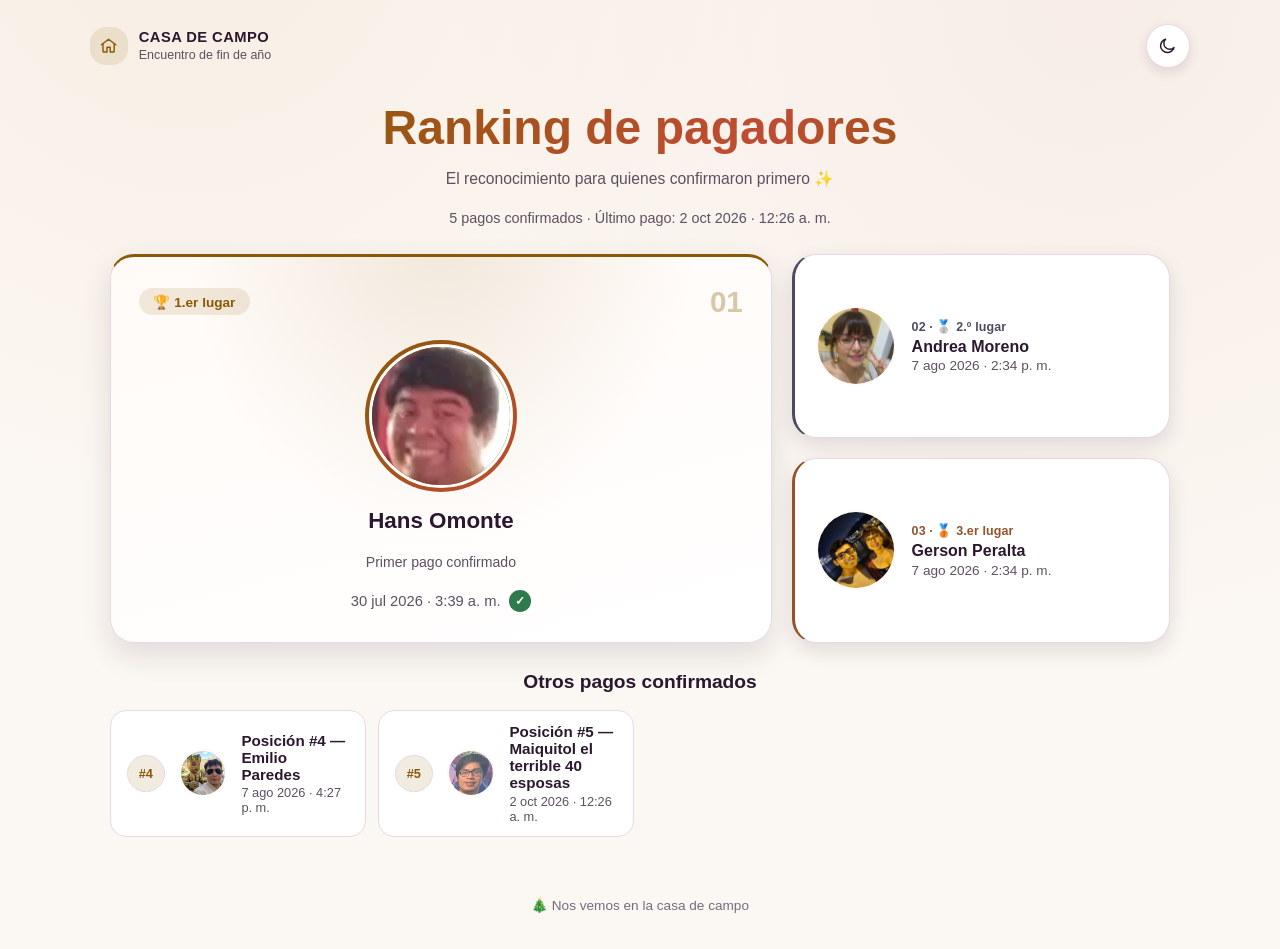
<file: index.html>
<!doctype html>
<html lang="es">
<head>
  <meta charset="UTF-8" />
  <meta name="viewport" content="width=device-width, initial-scale=1.0" />
  <title>Ranking de pagadores — Casa de Campo Fin de Año</title>
  <meta name="description" content="Ranking de quienes ya pagaron su cuota para la casa de campo de fin de año." />
  <link rel="icon" href="data:," />
  <script>
    (function () {
      var tema = 'light';
      try {
        var guardado = localStorage.getItem('theme');
        if (guardado === 'light' || guardado === 'dark') {
          tema = guardado;
        } else if (window.matchMedia && window.matchMedia('(prefers-color-scheme: dark)').matches) {
          tema = 'dark';
        }
      } catch (err) {
        /* localStorage no disponible: se usa el valor por defecto 'light'. */
      }
      document.documentElement.dataset.theme = tema;
    })();
  </script>
  <link rel="stylesheet" href="./css/theme.css" />
  <link rel="stylesheet" href="./css/styles.css" />
</head>
<body>
  <header class="site-header">
    <div class="site-header__inner">
      <div class="site-header__brand">
        <span class="site-header__icon" aria-hidden="true">
          <svg viewBox="0 0 24 24" focusable="false"><path d="M3 11l9-7 9 7" /><path d="M5 10v9a1 1 0 0 0 1 1h4v-6h4v6h4a1 1 0 0 0 1-1v-9" /></svg>
        </span>
        <span class="site-header__text">
          <span class="site-header__title">Casa de Campo</span>
          <span class="site-header__subtitle">Encuentro de fin de año</span>
        </span>
      </div>
      <button id="theme-toggle" type="button" class="theme-toggle">
        <svg class="icono-sol" viewBox="0 0 24 24" aria-hidden="true" focusable="false" hidden>
          <circle cx="12" cy="12" r="4.2" />
          <path d="M12 2.5v2.5M12 19v2.5M4.6 4.6l1.8 1.8M17.6 17.6l1.8 1.8M2.5 12h2.5M19 12h2.5M4.6 19.4l1.8-1.8M17.6 6.4l1.8-1.8" />
        </svg>
        <svg class="icono-luna" viewBox="0 0 24 24" aria-hidden="true" focusable="false" hidden>
          <path d="M20 14.5A8.5 8.5 0 1 1 9.5 4a6.8 6.8 0 0 0 10.5 10.5z" />
        </svg>
      </button>
    </div>
  </header>

  <main>
    <section class="hero">
      <h1 class="hero__title">Ranking de pagadores</h1>
      <p class="hero__subtitle">El reconocimiento para quienes confirmaron primero ✨</p>
    </section>

    <p id="ranking-summary" class="ranking-summary" hidden></p>

    <output id="estado" class="estado" aria-live="polite" hidden></output>

    <div id="estado-vacio" class="estado-vacio" hidden>
      <p class="estado-vacio__titulo">Aún no hay pagos confirmados</p>
      <p class="estado-vacio__texto">El ranking aparecerá cuando se registre el primer pago.</p>
    </div>

    <section id="top-ranking" class="top-ranking" aria-label="Primeros tres lugares del ranking" hidden></section>

    <section id="remaining-ranking" class="remaining-ranking" aria-labelledby="titulo-resto" hidden>
      <h2 id="titulo-resto" class="remaining-ranking__titulo">Otros pagos confirmados</h2>
      <div id="lista-resto" class="participantes-grid"></div>
    </section>
  </main>

  <footer class="pie">
    <p>🎄 Nos vemos en la casa de campo</p>
  </footer>

  <script src="./js/theme.js"></script>
  <script src="./js/shared.js"></script>
  <script src="./js/index.js"></script>
</body>
</html>
</file>
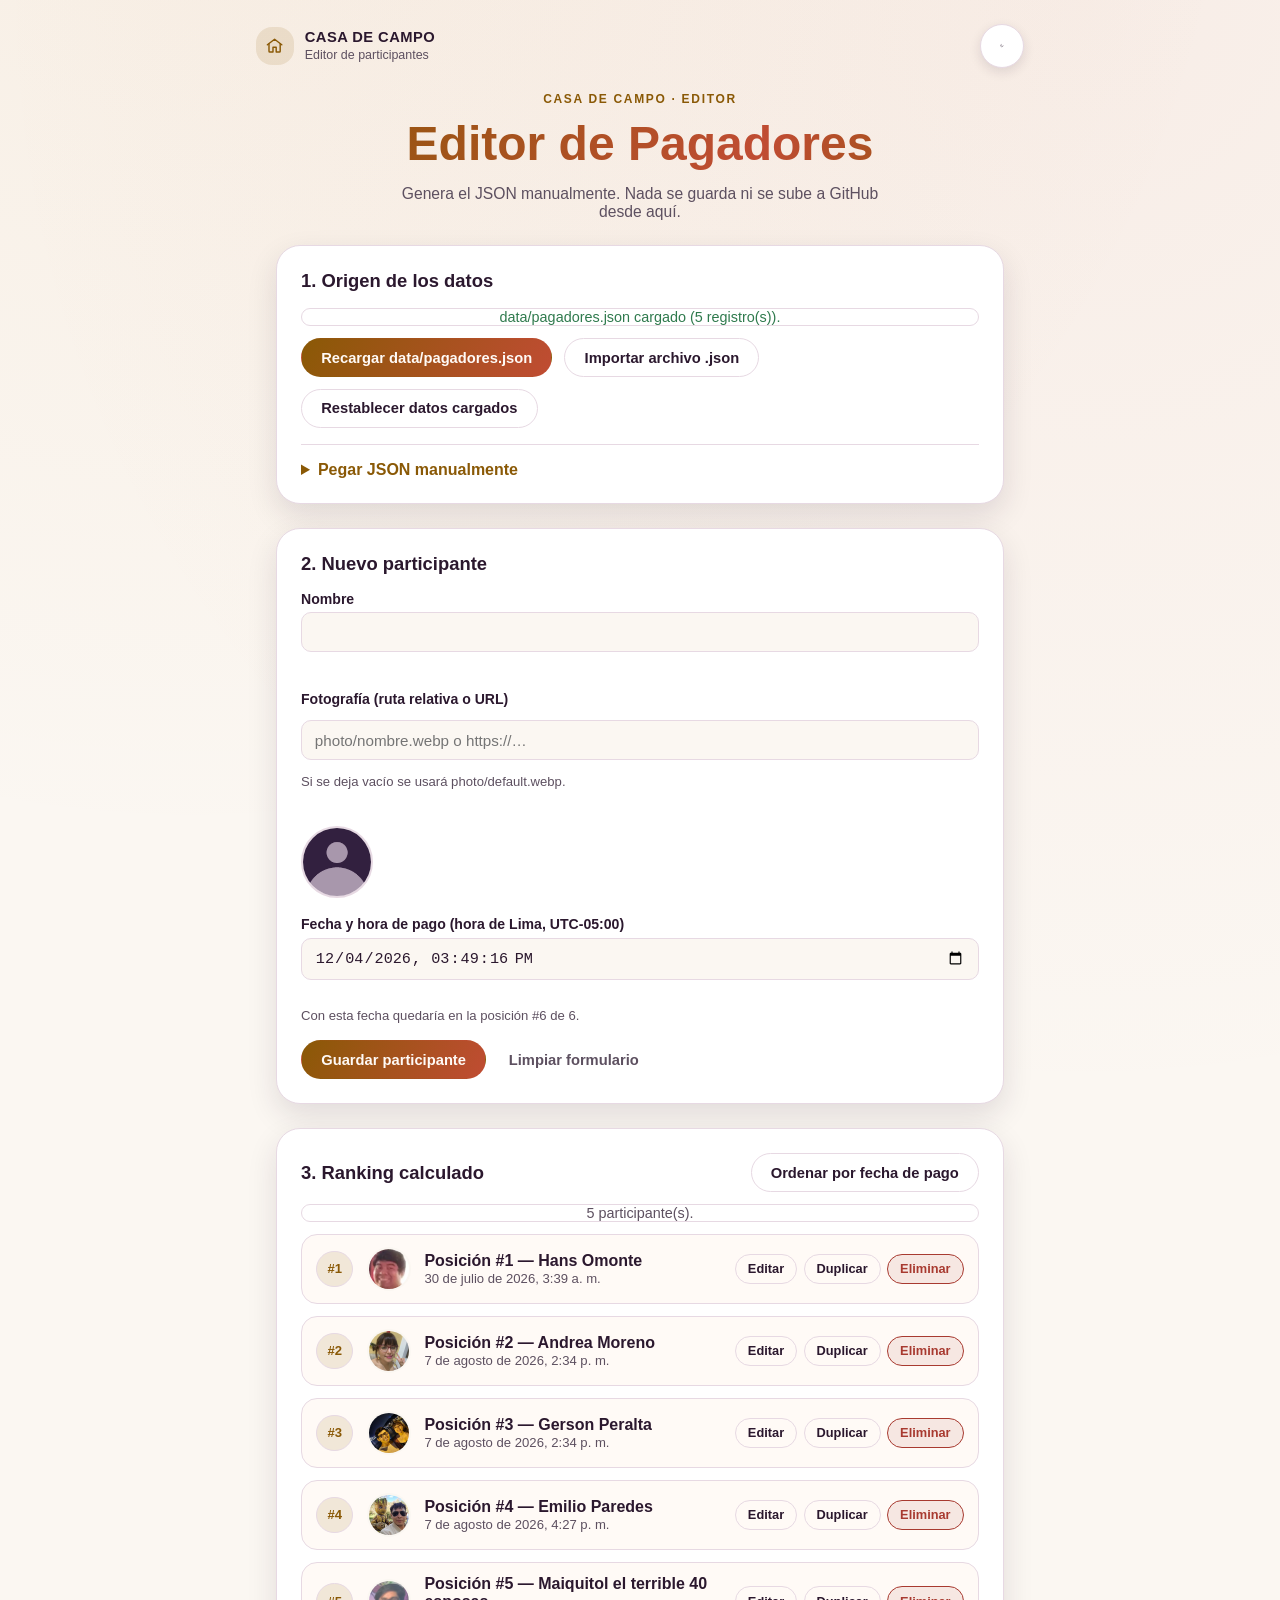
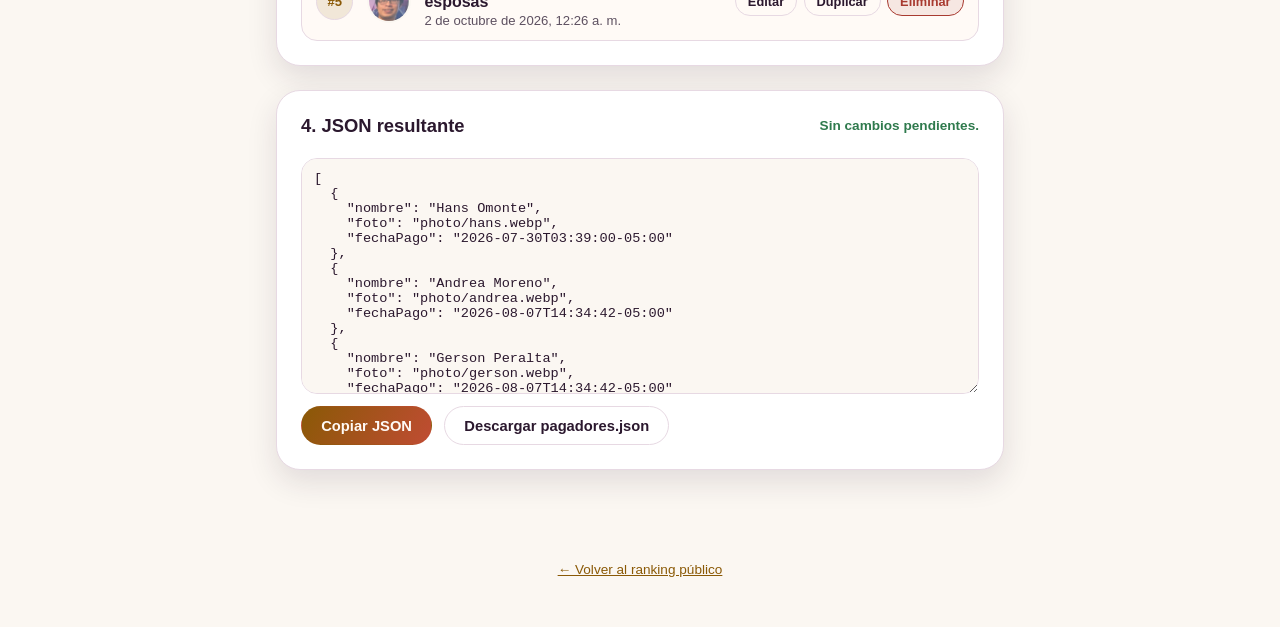
<file: editor.html>
<!doctype html>
<html lang="es">
<head>
  <meta charset="UTF-8" />
  <meta name="viewport" content="width=device-width, initial-scale=1.0" />
  <title>Editor de Pagadores — Casa de Campo Fin de Año</title>
  <meta name="description" content="Editor visual para preparar el JSON de pagadores. No guarda cambios en GitHub." />
  <link rel="icon" href="data:," />
  <script>
    (function () {
      var tema = 'light';
      try {
        var guardado = localStorage.getItem('theme');
        if (guardado === 'light' || guardado === 'dark') {
          tema = guardado;
        } else if (window.matchMedia && window.matchMedia('(prefers-color-scheme: dark)').matches) {
          tema = 'dark';
        }
      } catch (err) {
        /* localStorage no disponible: se usa el valor por defecto 'light'. */
      }
      document.documentElement.dataset.theme = tema;
    })();
  </script>
  <link rel="stylesheet" href="./css/theme.css" />
  <link rel="stylesheet" href="./css/styles.css" />
  <link rel="stylesheet" href="./css/editor.css" />
</head>
<body>
  <header class="site-header">
    <div class="site-header__inner">
      <div class="site-header__brand">
        <span class="site-header__icon" aria-hidden="true">
          <svg viewBox="0 0 24 24" focusable="false"><path d="M3 11l9-7 9 7" /><path d="M5 10v9a1 1 0 0 0 1 1h4v-6h4v6h4a1 1 0 0 0 1-1v-9" /></svg>
        </span>
        <span class="site-header__text">
          <span class="site-header__title">Casa de Campo</span>
          <span class="site-header__subtitle">Editor de participantes</span>
        </span>
      </div>
      <button id="theme-toggle" type="button" class="theme-toggle">
        <svg class="icono-sol" viewBox="0 0 24 24" aria-hidden="true" focusable="false" hidden>
          <circle cx="12" cy="12" r="4.2" />
          <path d="M12 2.5v2.5M12 19v2.5M4.6 4.6l1.8 1.8M17.6 17.6l1.8 1.8M2.5 12h2.5M19 12h2.5M4.6 19.4l1.8-1.8M17.6 6.4l1.8-1.8" />
        </svg>
        <svg class="icono-luna" viewBox="0 0 24 24" aria-hidden="true" focusable="false" hidden>
          <path d="M20 14.5A8.5 8.5 0 1 1 9.5 4a6.8 6.8 0 0 0 10.5 10.5z" />
        </svg>
      </button>
    </div>
  </header>

  <header class="hero hero--compacto">
    <p class="hero__eyebrow">Casa de Campo · Editor</p>
    <h1 class="hero__title">Editor de Pagadores</h1>
    <p class="hero__subtitle">Genera el JSON manualmente. Nada se guarda ni se sube a GitHub desde aquí.</p>
  </header>

  <p id="anuncios" class="visually-hidden" role="status" aria-live="polite"></p>

  <main class="editor-layout">
    <section class="panel" aria-labelledby="titulo-fuente">
      <h2 id="titulo-fuente">1. Origen de los datos</h2>
      <p id="estado-carga" class="estado" role="status"></p>

      <div class="acciones-fuente">
        <button type="button" id="btn-recargar" class="btn btn--primario">Recargar data/pagadores.json</button>
        <label class="btn btn--secundario" for="input-archivo">Importar archivo .json</label>
        <input type="file" id="input-archivo" accept=".json,application/json" class="visually-hidden" />
        <button type="button" id="btn-restablecer" class="btn btn--secundario">Restablecer datos cargados</button>
      </div>

      <details class="pegado">
        <summary>Pegar JSON manualmente</summary>
        <div class="campo">
          <label for="textarea-pegado">Contenido JSON</label>
          <textarea id="textarea-pegado" rows="6" placeholder="[ &quot;nombre&quot;: &quot;...&quot; ]"></textarea>
        </div>
        <button type="button" id="btn-aplicar-pegado" class="btn btn--secundario">Aplicar JSON pegado</button>
      </details>

      <div id="panel-errores-import" class="panel-errores" hidden>
        <div class="panel-errores__cabecera">
          <h3>Errores de importación</h3>
          <button type="button" id="btn-cerrar-errores" class="btn--texto">Cerrar</button>
        </div>
        <p class="campo__ayuda">Estos registros se cargaron igual para que puedas corregirlos sin perder el resto de los datos.</p>
        <ul id="lista-errores-import"></ul>
      </div>
    </section>

    <section class="panel" aria-labelledby="titulo-form">
      <h2 id="titulo-form"><span id="form-modo">2. Nuevo participante</span></h2>
      <form id="form-participante" novalidate>
        <div class="campo">
          <label for="input-nombre">Nombre</label>
          <input type="text" id="input-nombre" name="nombre" required autocomplete="off" />
          <p class="campo__error" id="error-nombre" aria-live="polite"></p>
        </div>

        <div class="campo campo--foto">
          <label for="input-foto">Fotografía (ruta relativa o URL)</label>
          <input type="text" id="input-foto" name="foto" placeholder="photo/nombre.webp o https://…" autocomplete="off" />
          <p class="campo__ayuda">Si se deja vacío se usará photo/default.webp.</p>
          <p class="campo__error" id="error-foto" aria-live="polite"></p>
          <div class="foto-preview">
            <img id="preview-foto" src="./photo/default.webp" alt="Previsualización de la fotografía del participante" />
          </div>
        </div>

        <div class="campo">
          <label for="input-fecha">Fecha y hora de pago (hora de Lima, UTC-05:00)</label>
          <input type="datetime-local" id="input-fecha" name="fechaPago" step="1" required />
          <p class="campo__error" id="error-fecha" aria-live="polite"></p>
          <p class="campo__ayuda" id="posicion-preview" aria-live="polite"></p>
        </div>

        <div class="acciones-form">
          <button type="submit" id="btn-guardar" class="btn btn--primario">Guardar participante</button>
          <button type="button" id="btn-cancelar-edicion" class="btn btn--secundario" hidden>Cancelar edición</button>
          <button type="button" id="btn-limpiar-form" class="btn--texto">Limpiar formulario</button>
        </div>
      </form>
    </section>

    <section class="panel" aria-labelledby="titulo-ranking">
      <div class="panel__cabecera">
        <h2 id="titulo-ranking">3. Ranking calculado</h2>
        <button type="button" id="btn-ordenar" class="btn btn--secundario">Ordenar por fecha de pago</button>
      </div>
      <p id="estado-lista" class="estado" role="status"></p>
      <ol id="lista-ranking" class="lista-ranking"></ol>
    </section>

    <section class="panel" aria-labelledby="titulo-json">
      <div class="panel__cabecera">
        <h2 id="titulo-json">4. JSON resultante</h2>
        <p id="estado-export" class="estado-export"></p>
      </div>
      <label class="visually-hidden" for="salida-json">JSON resultante, listo para copiar o descargar</label>
      <textarea id="salida-json" class="salida-json" readonly rows="14" spellcheck="false"></textarea>
      <div class="acciones-form">
        <button type="button" id="btn-copiar" class="btn btn--primario">Copiar JSON</button>
        <button type="button" id="btn-descargar" class="btn btn--secundario">Descargar pagadores.json</button>
      </div>
    </section>
  </main>

  <footer class="pie">
    <p><a href="./index.html">← Volver al ranking público</a></p>
  </footer>

  <script src="./js/theme.js"></script>
  <script src="./js/shared.js"></script>
  <script src="./js/editor.js"></script>
</body>
</html>
</file>
<file: css/theme.css>
/* ===========================================================
   Casa de Campo — Fin de Año · Tokens de tema (claro / oscuro)
   Fuente única de verdad para los colores. Consumido por
   css/styles.css y css/editor.css a través de variables
   semánticas; cambiar [data-theme] recolorea todo el sitio.
   =========================================================== */

:root,
[data-theme="light"] {
  --background: #fbf7f2;
  --surface: #ffffff;
  --surface-elevated: #fffaf6;
  --text-primary: #2b182e;
  --text-secondary: #5d5060;
  --text-tertiary: #786a7c;
  --primary: #c04c33;
  --gold: #8a5906;
  --gold-soft: rgba(138, 89, 6, 0.12);
  --silver: #4f4a63;
  --silver-soft: rgba(79, 74, 99, 0.1);
  --bronze: #93532f;
  --bronze-soft: rgba(147, 83, 47, 0.12);
  --border: #e7d9e3;
  --shadow: rgba(43, 24, 46, 0.12);
  --danger: #a83a30;
  --danger-soft: rgba(168, 58, 48, 0.1);
  --success: #2f7a4d;
  --avatar-bg: #ece3ea;
  --avatar-fg: #7d6f82;
  --bg-glow-1: rgba(196, 118, 30, 0.07);
  --bg-glow-2: rgba(192, 76, 51, 0.06);
  /* Texto sobre superficies con degradado oro/acento (p. ej. botón primario):
     en claro ese degradado es oscuro -> texto claro; en oscuro es claro -> texto oscuro. */
  --on-accent: #fffaf6;
}

[data-theme="dark"] {
  --background: #1b1021;
  --surface: #29172f;
  --surface-elevated: #321c39;
  --text-primary: #f8edf3;
  --text-secondary: #cdbac7;
  --text-tertiary: #a898ac;
  --primary: #f08867;
  --gold: #f2c36b;
  --gold-soft: rgba(242, 195, 107, 0.14);
  --silver: #c7c1d4;
  --silver-soft: rgba(199, 193, 212, 0.12);
  --bronze: #dc9165;
  --bronze-soft: rgba(220, 145, 101, 0.13);
  --border: #4a2f52;
  --shadow: rgba(0, 0, 0, 0.32);
  --danger: #f5a49c;
  --danger-soft: rgba(224, 100, 91, 0.12);
  --success: #7bd19c;
  --avatar-bg: #3a2542;
  --avatar-fg: #b6a6bb;
  --bg-glow-1: rgba(232, 192, 125, 0.16);
  --bg-glow-2: rgba(224, 100, 91, 0.14);
  --on-accent: #241531;
}

body,
.card,
.puesto,
.tarjeta,
.tarjeta-principal,
.tarjeta-secundaria,
.site-header,
.theme-toggle,
.panel,
.btn,
button,
input,
textarea {
  transition:
    background-color 180ms ease,
    color 180ms ease,
    border-color 180ms ease,
    box-shadow 180ms ease;
}

@media (prefers-reduced-motion: reduce) {
  *,
  *::before,
  *::after {
    transition-duration: 0.01ms !important;
    animation-duration: 0.01ms !important;
    animation-iteration-count: 1 !important;
  }
}
</file>
<file: css/styles.css>
/* ===========================================================
   Casa de Campo — Fin de Año · Ranking de Pagadores
   Sistema visual: editorial, cálido, festivo. Sin frameworks.
   Los colores viven en css/theme.css como variables semánticas;
   aquí solo se consumen (var(--texto), var(--oro), etc.) para
   que el cambio de tema recolorée todo sin duplicar reglas.
   =========================================================== */

:root {
  /* Alias internos -> tokens semánticos de css/theme.css
     (--surface y --surface-elevated ya existen con ese nombre
     en theme.css y se usan directamente, sin alias, para no
     crear una referencia circular). */
  --bg: var(--background);
  --surface-elevada: var(--surface-elevated);
  --borde: var(--border);

  --texto: var(--text-primary);
  --texto-muted: var(--text-secondary);
  --texto-tenue: var(--text-tertiary);

  --oro: var(--gold);
  --oro-suave: var(--gold-soft);
  --plata: var(--silver);
  --plata-suave: var(--silver-soft);
  --bronce: var(--bronze);
  --bronce-suave: var(--bronze-soft);

  --acento: var(--primary);
  --acento-verde: var(--success);

  --radio-sm: 10px;
  --radio-md: 16px;
  --radio-lg: 24px;
  --radio-pill: 999px;

  --sombra-card: 0 12px 30px var(--shadow);
  --fuente: -apple-system, BlinkMacSystemFont, "Segoe UI", Roboto, "Helvetica Neue", Arial, sans-serif;
}

* {
  box-sizing: border-box;
}

html,
body {
  min-height: 100%;
}

html {
  scroll-behavior: smooth;
}

body {
  margin: 0;
  min-height: 100vh;
  display: flex;
  flex-direction: column;
  font-family: var(--fuente);
  color: var(--texto);
  background:
    radial-gradient(circle at 15% -10%, var(--bg-glow-1), transparent 40%),
    radial-gradient(circle at 85% 0%, var(--bg-glow-2), transparent 45%),
    var(--bg);
  overflow-x: hidden;
}

main {
  width: 100%;
  min-width: 0;
  flex: 1;
}

img {
  max-width: 100%;
  display: block;
}

[hidden] {
  display: none !important;
}

a {
  color: var(--oro);
}

a:focus-visible,
button:focus-visible,
input:focus-visible,
textarea:focus-visible,
select:focus-visible,
[tabindex]:focus-visible {
  outline: 3px solid var(--oro);
  outline-offset: 2px;
  border-radius: var(--radio-sm);
}

/* ---------- Encabezado ---------- */
.site-header {
  padding: 1.5rem 1.25rem 0;
}

.site-header__inner {
  max-width: 1100px;
  margin-inline: auto;
  display: flex;
  align-items: center;
  justify-content: space-between;
  gap: 1rem;
}

.site-header__brand {
  display: flex;
  align-items: center;
  gap: 0.7rem;
  min-width: 0;
}

.site-header__icon {
  flex: none;
  display: inline-flex;
  align-items: center;
  justify-content: center;
  width: 2.35rem;
  height: 2.35rem;
  border-radius: var(--radio-md);
  background: var(--oro-suave);
  color: var(--oro);
}

.site-header__icon svg {
  width: 1.2rem;
  height: 1.2rem;
  fill: none;
  stroke: currentColor;
  stroke-width: 1.8;
  stroke-linecap: round;
  stroke-linejoin: round;
}

.site-header__text {
  display: flex;
  flex-direction: column;
  line-height: 1.3;
  min-width: 0;
}

.site-header__title {
  font-weight: 700;
  font-size: 0.92rem;
  letter-spacing: 0.03em;
  text-transform: uppercase;
  color: var(--texto);
}

.site-header__subtitle {
  font-size: 0.78rem;
  color: var(--texto-muted);
}

/* ---------- Botón de tema ---------- */
.theme-toggle {
  flex: none;
  width: 2.75rem;
  height: 2.75rem;
  display: inline-flex;
  align-items: center;
  justify-content: center;
  border-radius: 50%;
  border: 1px solid var(--borde);
  background: var(--surface);
  color: var(--texto);
  cursor: pointer;
  box-shadow: 0 4px 12px var(--shadow);
}

.theme-toggle:hover {
  border-color: var(--oro);
  color: var(--oro);
}

.theme-toggle svg {
  width: 1.2rem;
  height: 1.2rem;
  fill: none;
  stroke: currentColor;
  stroke-width: 1.8;
  stroke-linecap: round;
  stroke-linejoin: round;
}

/* ---------- Hero ---------- */
.hero {
  text-align: center;
  padding: 1.75rem 1.25rem 0.5rem;
}

.hero__eyebrow {
  margin: 0 0 0.4rem;
  letter-spacing: 0.14em;
  text-transform: uppercase;
  font-size: 0.75rem;
  color: var(--oro);
  font-weight: 600;
}

.hero__title {
  margin: 0 auto;
  max-width: 30ch;
  font-size: clamp(1.9rem, 4.5vw, 3rem);
  line-height: 1.35;
  font-weight: 800;
  background: linear-gradient(120deg, var(--oro), var(--acento) 65%, var(--oro));
  -webkit-background-clip: text;
  background-clip: text;
  color: transparent;
}

.hero__subtitle {
  margin: 0.5rem auto 0;
  max-width: 30rem;
  color: var(--texto-muted);
  font-size: 0.98rem;
}

/* ---------- Resumen ---------- */
.ranking-summary {
  text-align: center;
  max-width: 1100px;
  margin: 0.9rem auto 0;
  padding: 0 1.25rem;
  color: var(--texto-muted);
  font-size: 0.9rem;
}

.ranking-summary strong {
  color: var(--texto);
  font-weight: 700;
}

/* ---------- Contenido / estados ---------- */
main > .estado,
main > .estado-vacio {
  max-width: 34rem;
  margin: 2rem auto;
  margin-inline: auto;
  padding: 0.9rem 1.2rem;
}

.estado {
  display: block;
  border-radius: var(--radio-md);
  text-align: center;
  font-size: 0.95rem;
  border: 1px solid var(--borde);
  background: var(--surface);
  color: var(--texto-muted);
}

.estado--error {
  border-color: var(--danger-soft);
  background: var(--danger-soft);
  color: var(--danger);
}

.estado-vacio {
  padding: 2.25rem 1.5rem;
  border-radius: var(--radio-lg);
  border: 1px dashed var(--borde);
  background: var(--surface);
  text-align: center;
}

.estado-vacio__titulo {
  margin: 0 0 0.5rem;
  font-size: 1.2rem;
  font-weight: 700;
  color: var(--oro);
}

.estado-vacio__texto {
  margin: 0;
  color: var(--texto-muted);
  font-size: 0.92rem;
}

/* ---------- Podio editorial: ganador grande + segundo/tercero apilados ---------- */
.top-ranking {
  display: grid;
  gap: 1.25rem;
  max-width: 1100px;
  margin: 1.75rem auto;
  padding: 0 1.25rem;
  align-items: stretch;
}

.top-ranking--1 {
  grid-template-columns: minmax(0, 1fr);
  grid-template-areas: "first";
  max-width: 680px;
}

.top-ranking--2 {
  grid-template-columns: minmax(0, 1.4fr) minmax(280px, 0.8fr);
  grid-template-areas: "first second";
}

.top-ranking--3 {
  grid-template-columns: minmax(0, 1.4fr) minmax(300px, 0.8fr);
  grid-template-rows: 1fr 1fr;
  grid-template-areas:
    "first second"
    "first third";
}

/* Entrada escalonada: primero el ganador, luego 2º y por último 3º.
   (animation-delay, no el shorthand, para no pisar animation-duration/name
   definidos en .tarjeta-principal / .tarjeta-secundaria). */
.first-place { grid-area: first; animation-delay: 0.25s; }
.second-place { grid-area: second; animation-delay: 0.5s; }
.third-place { grid-area: third; animation-delay: 0.75s; }

.top-ranking--2 .second-place {
  align-self: center;
}

@keyframes aparecer {
  from { opacity: 0; transform: translateY(10px); }
  to { opacity: 1; transform: translateY(0); }
}

/* ---------- Tarjeta del ganador ---------- */
.tarjeta-principal {
  position: relative;
  display: flex;
  flex-direction: column;
  background: linear-gradient(165deg, var(--surface-elevada), var(--surface));
  border: 1px solid var(--borde);
  border-top: 3px solid var(--oro);
  border-radius: var(--radio-lg);
  padding: 1.85rem 1.75rem;
  box-shadow: var(--sombra-card);
  overflow: hidden;
  animation-name: aparecer;
  animation-duration: 0.5s;
  animation-timing-function: ease;
  animation-fill-mode: both;
}

.tarjeta-principal::before {
  content: "";
  position: absolute;
  inset: 0;
  background: radial-gradient(ellipse at 50% -10%, var(--oro-suave), transparent 55%);
  pointer-events: none;
}

.tarjeta-principal__encabezado {
  position: relative;
  display: flex;
  align-items: center;
  justify-content: space-between;
  margin-bottom: 1.5rem;
}

.tarjeta-principal__medalla {
  margin: 0;
  display: inline-flex;
  align-items: center;
  padding: 0.32rem 0.9rem;
  border-radius: var(--radio-pill);
  background: var(--oro-suave);
  color: var(--oro);
  font-weight: 700;
  font-size: 0.85rem;
}

.tarjeta-principal__numero {
  font-size: 1.85rem;
  font-weight: 800;
  color: var(--oro);
  opacity: 0.32;
  line-height: 1;
}

.tarjeta-principal__cuerpo {
  position: relative;
  flex: 1;
  display: flex;
  flex-direction: column;
  align-items: center;
  justify-content: center;
  text-align: center;
  gap: 1rem;
}

.tarjeta-principal__foto-wrap {
  width: 9.5rem;
  height: 9.5rem;
  border-radius: 50%;
  padding: 4px;
  background: linear-gradient(140deg, var(--oro), var(--acento));
}

.tarjeta-principal__foto,
.tarjeta-principal__foto-wrap .avatar-placeholder {
  width: 100%;
  height: 100%;
  aspect-ratio: 1 / 1;
  border-radius: 50%;
  object-fit: cover;
  object-position: center;
  border: 3px solid var(--surface);
}

.tarjeta-principal__nombre {
  margin: 0;
  font-size: 1.4rem;
  font-weight: 800;
  color: var(--texto);
  overflow-wrap: anywhere;
}

.tarjeta-principal__estado {
  margin: 0.2rem 0 0;
  font-size: 0.88rem;
  color: var(--texto-muted);
}

.tarjeta-principal__pie {
  display: flex;
  align-items: center;
  justify-content: center;
  gap: 0.55rem;
  margin-top: 0.3rem;
}

.tarjeta-principal__fecha {
  font-size: 0.92rem;
  color: var(--texto-muted);
}

.tarjeta-principal__check {
  display: inline-flex;
  flex: none;
  width: 1.35rem;
  height: 1.35rem;
  align-items: center;
  justify-content: center;
  border-radius: 50%;
  background: var(--acento-verde);
  color: var(--surface);
  font-size: 0.75rem;
  font-weight: 700;
}

/* ---------- Tarjetas secundarias (2º y 3º) ---------- */
.tarjeta-secundaria {
  display: flex;
  align-items: center;
  gap: 1rem;
  background: var(--surface);
  border: 1px solid var(--borde);
  border-radius: var(--radio-lg);
  padding: 1.1rem 1.3rem;
  box-shadow: 0 8px 20px var(--shadow);
  animation-name: aparecer;
  animation-duration: 0.5s;
  animation-timing-function: ease;
  animation-fill-mode: both;
}

.tarjeta-secundaria--plata { border-left: 3px solid var(--plata); }
.tarjeta-secundaria--bronce { border-left: 3px solid var(--bronce); }

.tarjeta-secundaria__foto,
.tarjeta-secundaria__foto.avatar-placeholder {
  flex: none;
  width: 5rem;
  height: 5rem;
  aspect-ratio: 1 / 1;
  border-radius: 50%;
  object-fit: cover;
  object-position: center;
  border: 2px solid var(--surface-elevada);
}

.tarjeta-secundaria__info {
  min-width: 0;
}

.tarjeta-secundaria__medalla {
  margin: 0 0 0.25rem;
  font-size: 0.78rem;
  font-weight: 700;
  letter-spacing: 0.01em;
}

.tarjeta-secundaria--plata .tarjeta-secundaria__medalla { color: var(--plata); }
.tarjeta-secundaria--bronce .tarjeta-secundaria__medalla { color: var(--bronce); }

.tarjeta-secundaria__nombre {
  margin: 0;
  font-weight: 700;
  font-size: 1rem;
  color: var(--texto);
  overflow-wrap: anywhere;
}

.tarjeta-secundaria__fecha {
  display: block;
  margin: 0.15rem 0 0;
  font-size: 0.85rem;
  color: var(--texto-muted);
}

/* ---------- Avatar por defecto (SVG en línea, reactivo al tema) ---------- */
.avatar-placeholder {
  display: flex;
  align-items: center;
  justify-content: center;
  background: var(--avatar-bg);
  color: var(--avatar-fg);
}

.avatar-placeholder svg {
  width: 52%;
  height: 52%;
  fill: none;
  stroke: currentColor;
  stroke-width: 1.6;
  stroke-linecap: round;
  stroke-linejoin: round;
}

/* ---------- Otros pagos confirmados ---------- */
.remaining-ranking {
  max-width: 1100px;
  margin: 0 auto 2rem;
  padding: 0 1.25rem;
}

.remaining-ranking__titulo {
  text-align: center;
  font-size: 1.2rem;
  margin: 0 0 1.1rem;
  color: var(--texto);
}

.participantes-grid {
  display: grid;
  grid-template-columns: repeat(auto-fill, minmax(15rem, 1fr));
  gap: 0.75rem;
}

.tarjeta {
  display: flex;
  align-items: center;
  gap: 0.9rem;
  background: var(--surface);
  border: 1px solid var(--borde);
  border-radius: var(--radio-md);
  padding: 0.75rem 1rem;
  animation: aparecer 0.4s ease both;
}

.tarjeta__rango {
  flex: none;
  width: 2.35rem;
  height: 2.35rem;
  border-radius: 50%;
  display: flex;
  align-items: center;
  justify-content: center;
  font-weight: 700;
  font-size: 0.8rem;
  background: var(--oro-suave);
  color: var(--oro);
  border: 1px solid var(--borde);
}

.tarjeta__foto,
.tarjeta__foto.avatar-placeholder {
  flex: none;
  width: 3rem;
  height: 3rem;
  aspect-ratio: 1 / 1;
  border-radius: 50%;
  object-fit: cover;
  object-position: center;
  border: 2px solid var(--surface-elevada);
}

.tarjeta__info {
  min-width: 0;
}

.tarjeta__nombre {
  margin: 0;
  font-weight: 600;
  font-size: 0.95rem;
  overflow-wrap: anywhere;
  color: var(--texto);
}

.tarjeta__fecha {
  display: block;
  margin: 0.15rem 0 0;
  font-size: 0.8rem;
  color: var(--texto-muted);
}

.tarjeta__fecha--invalida {
  color: var(--danger);
  font-weight: 600;
}

.puesto__fecha--invalida,
.tarjeta-principal__fecha--invalida,
.tarjeta-secundaria__fecha--invalida {
  color: var(--danger);
  font-weight: 600;
}

/* ---------- Pie ---------- */
.pie {
  margin-top: auto;
  text-align: center;
  padding: 1.75rem 1rem 2.25rem;
  color: var(--texto-tenue);
  font-size: 0.85rem;
}

.pie p {
  margin: 0;
}

/* ---------- Responsive ---------- */
@media (max-width: 900px) {
  .tarjeta-principal__foto-wrap {
    width: 8.5rem;
    height: 8.5rem;
  }
}

@media (max-width: 720px) {
  .site-header__subtitle {
    display: none;
  }

  .top-ranking,
  .top-ranking--1,
  .top-ranking--2,
  .top-ranking--3 {
    grid-template-columns: minmax(0, 1fr);
    grid-template-rows: auto;
    grid-template-areas: "first" "second" "third";
    max-width: 32rem;
  }

  .top-ranking--2 .second-place {
    align-self: stretch;
  }

  .tarjeta-principal__foto-wrap {
    width: 8rem;
    height: 8rem;
  }
}

@media (max-width: 420px) {
  .tarjeta-secundaria {
    padding: 0.9rem 1rem;
  }

  .tarjeta-secundaria__foto {
    width: 4rem;
    height: 4rem;
  }
}

@media (prefers-reduced-motion: reduce) {
  * {
    animation-duration: 0.001ms !important;
    animation-delay: 0s !important;
    animation-iteration-count: 1 !important;
    scroll-behavior: auto !important;
  }
}
</file>
<file: css/editor.css>
@import url("./styles.css");

/* ===========================================================
   Editor — mismo sistema visual, orientado a funcionalidad.
   =========================================================== */

.visually-hidden {
  position: absolute !important;
  width: 1px; height: 1px;
  padding: 0; margin: -1px;
  overflow: hidden;
  clip: rect(0, 0, 0, 0);
  white-space: nowrap;
  border: 0;
}

.hero--compacto {
  padding: 1.5rem 1.25rem 1.5rem;
}

/* El contenido del editor es más angosto (48rem) que el del ranking público;
   el encabezado se alinea con ese mismo ancho en esta página. */
.site-header__inner {
  max-width: 48rem;
}

.editor-layout {
  max-width: 48rem;
  margin: 0 auto;
  padding: 0 1.25rem 4rem;
  display: grid;
  gap: 1.5rem;
}

.panel {
  background: var(--surface);
  border: 1px solid var(--borde);
  border-radius: var(--radio-lg);
  padding: 1.5rem;
  box-shadow: var(--sombra-card);
}

.panel h2 {
  margin: 0 0 1rem;
  font-size: 1.15rem;
}

.panel__cabecera {
  display: flex;
  align-items: center;
  justify-content: space-between;
  gap: 1rem;
  flex-wrap: wrap;
  margin-bottom: 0.75rem;
}

.panel__cabecera h2 {
  margin: 0;
}

/* ---------- Botones ---------- */
.btn,
button {
  font-family: inherit;
  font-size: 0.92rem;
  font-weight: 600;
  border-radius: var(--radio-pill);
  padding: 0.65rem 1.2rem;
  border: 1px solid var(--borde);
  background: var(--surface-elevada);
  color: var(--texto);
  cursor: pointer;
  transition: transform 0.12s ease, background 0.12s ease, border-color 0.12s ease;
  display: inline-flex;
  align-items: center;
  gap: 0.4rem;
}

.btn:hover,
button:hover {
  transform: translateY(-1px);
  border-color: var(--oro);
}

.btn--primario,
button[type="submit"] {
  background: linear-gradient(120deg, var(--oro), var(--acento));
  color: var(--on-accent);
  border-color: transparent;
}

.btn--secundario {
  background: transparent;
}

.btn--texto {
  background: none;
  border-color: transparent;
  color: var(--texto-muted);
  padding: 0.5rem 0.6rem;
}

.btn--peligro {
  border-color: var(--danger);
  color: var(--danger);
  background: var(--danger-soft);
}

button:disabled {
  opacity: 0.5;
  cursor: not-allowed;
  transform: none;
}

.acciones-fuente,
.acciones-form {
  display: flex;
  flex-wrap: wrap;
  gap: 0.75rem;
  margin-top: 0.5rem;
}

/* ---------- Estado ---------- */
.estado {
  margin: 0 0 0.75rem;
  font-size: 0.9rem;
  color: var(--texto-muted);
}

.estado--error {
  color: var(--danger);
}

.estado--exito {
  color: var(--acento-verde);
}

.estado-export {
  margin: 0;
  font-size: 0.85rem;
  color: var(--texto-muted);
}

.estado-export--pendiente {
  color: var(--oro);
  font-weight: 600;
}

.estado-export--ok {
  color: var(--acento-verde);
  font-weight: 600;
}

/* ---------- Pegado JSON ---------- */
.pegado {
  margin-top: 1rem;
  border-top: 1px solid var(--borde);
  padding-top: 1rem;
}

.pegado summary {
  cursor: pointer;
  font-weight: 600;
  color: var(--oro);
}

.pegado textarea,
.salida-json {
  width: 100%;
  margin-top: 0.6rem;
  background: var(--bg);
  color: var(--texto);
  border: 1px solid var(--borde);
  border-radius: var(--radio-md);
  padding: 0.75rem;
  font-family: ui-monospace, SFMono-Regular, Menlo, Consolas, monospace;
  font-size: 0.85rem;
  resize: vertical;
}

/* ---------- Panel de errores de importación ---------- */
.panel-errores {
  margin-top: 1rem;
  border: 1px solid var(--danger);
  background: var(--danger-soft);
  border-radius: var(--radio-md);
  padding: 1rem;
}

.panel-errores__cabecera {
  display: flex;
  align-items: center;
  justify-content: space-between;
  gap: 0.5rem;
}

.panel-errores h3 {
  margin: 0;
  font-size: 1rem;
  color: var(--danger);
}

.panel-errores ul {
  margin: 0.5rem 0 0;
  padding-left: 1.1rem;
  font-size: 0.87rem;
  color: var(--texto-muted);
}

.panel-errores li {
  margin-bottom: 0.35rem;
}

/* ---------- Formulario ---------- */
.campo {
  margin-bottom: 1.1rem;
}

.campo label {
  display: block;
  font-weight: 600;
  font-size: 0.88rem;
  margin-bottom: 0.35rem;
  color: var(--texto);
}

.campo input[type="text"],
.campo input[type="datetime-local"] {
  width: 100%;
  padding: 0.65rem 0.8rem;
  border-radius: var(--radio-sm);
  border: 1px solid var(--borde);
  background: var(--bg);
  color: var(--texto);
  font-size: 0.95rem;
}

.campo input:invalid {
  box-shadow: none;
}

.campo__error {
  margin: 0.4rem 0 0;
  min-height: 1.1em;
  font-size: 0.83rem;
  color: var(--danger);
  font-weight: 600;
}

.campo__ayuda {
  margin: 0.4rem 0 0;
  font-size: 0.82rem;
  color: var(--texto-muted);
}

.campo--foto {
  display: grid;
  gap: 0.5rem;
}

.foto-preview {
  width: 4.5rem;
  height: 4.5rem;
  border-radius: 50%;
  overflow: hidden;
  border: 2px solid var(--borde);
  background: var(--bg);
}

.foto-preview img {
  width: 100%;
  height: 100%;
  object-fit: cover;
}

/* ---------- Lista de ranking editable ---------- */
.lista-ranking {
  list-style: none;
  margin: 0;
  padding: 0;
  display: grid;
  gap: 0.75rem;
}

.ranking-item {
  display: flex;
  align-items: center;
  gap: 0.85rem;
  background: var(--surface-elevada);
  border: 1px solid var(--borde);
  border-radius: var(--radio-md);
  padding: 0.75rem 0.9rem;
  flex-wrap: wrap;
}

.ranking-item__rango {
  flex: none;
  width: 2.3rem;
  height: 2.3rem;
  border-radius: 50%;
  display: flex;
  align-items: center;
  justify-content: center;
  font-weight: 700;
  font-size: 0.82rem;
  background: var(--oro-suave);
  color: var(--oro);
  border: 1px solid var(--borde);
}

.ranking-item__foto {
  flex: none;
  width: 2.75rem;
  height: 2.75rem;
  border-radius: 50%;
  object-fit: cover;
  border: 2px solid var(--bg);
  background: var(--bg);
}

.ranking-item__info {
  flex: 1 1 10rem;
  min-width: 0;
}

.ranking-item__nombre {
  margin: 0;
  font-weight: 600;
  overflow-wrap: anywhere;
}

.ranking-item__fecha {
  margin: 0.1rem 0 0;
  font-size: 0.82rem;
  color: var(--texto-muted);
}

.ranking-item__badge {
  display: inline-block;
  margin-top: 0.3rem;
  padding: 0.12rem 0.6rem;
  border-radius: var(--radio-pill);
  font-size: 0.72rem;
  font-weight: 700;
  color: var(--danger);
  background: var(--danger-soft);
  border: 1px solid var(--danger);
}

.ranking-item__acciones {
  display: flex;
  gap: 0.4rem;
  flex-wrap: wrap;
}

.ranking-item__acciones button {
  padding: 0.4rem 0.75rem;
  font-size: 0.8rem;
}

.lista-vacia {
  color: var(--texto-muted);
  font-size: 0.92rem;
}

@media (max-width: 480px) {
  .ranking-item {
    flex-direction: column;
    align-items: flex-start;
  }

  .ranking-item__acciones {
    width: 100%;
  }

  .ranking-item__acciones button {
    flex: 1 1 auto;
  }
}
</file>
